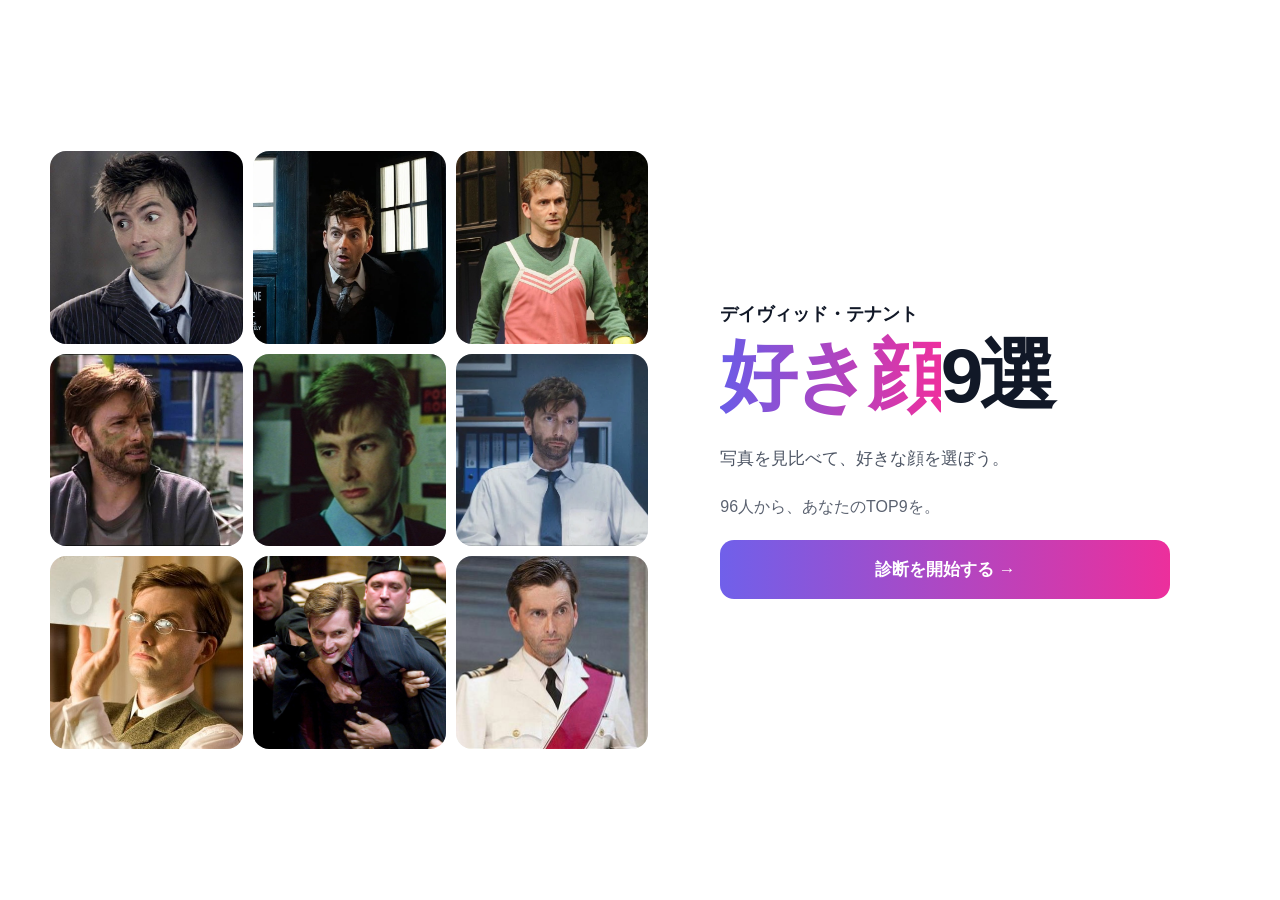
<file: index.html>
<!doctype html>
<html lang="ja">
<head>
  <meta charset="utf-8">
  <meta name="viewport" content="width=device-width, initial-scale=1">
  <meta http-equiv="Cache-Control" content="no-cache, no-store, must-revalidate">
  <meta http-equiv="Pragma" content="no-cache">
  <meta http-equiv="Expires" content="0">
  <title>デイヴィッド・テナント好き顔9選</title>
  <meta name="description" content="写真を見比べて、好きな顔を選ぼう。96人からデイヴィッド・テナントの好き顔9選を作れます。">
  <link rel="canonical" href="https://qnopod.github.io/david-tennant-character-sort/">
  <meta property="og:type" content="website">
  <meta property="og:site_name" content="デイヴィッド・テナント好き顔9選">
  <meta property="og:title" content="デイヴィッド・テナント好き顔9選">
  <meta property="og:description" content="写真を見比べて、好きな顔を選ぼう。96人からあなたの好き顔9選を作れます。">
  <meta property="og:url" content="https://qnopod.github.io/david-tennant-character-sort/">
  <meta property="og:image" content="https://qnopod.github.io/david-tennant-character-sort/og-image-v3.png">
  <meta property="og:image:secure_url" content="https://qnopod.github.io/david-tennant-character-sort/og-image-v3.png">
  <meta property="og:image:type" content="image/png">
  <meta property="og:image:width" content="1200">
  <meta property="og:image:height" content="630">
  <meta property="og:image:alt" content="デイヴィッド・テナント好き顔9選">

  <meta name="twitter:card" content="summary_large_image">
  <meta name="twitter:title" content="デイヴィッド・テナント好き顔9選">
  <meta name="twitter:description" content="写真を見比べて、好きな顔を選ぼう。96人からあなたの好き顔9選を作れます。">
  <meta name="twitter:image" content="https://qnopod.github.io/david-tennant-character-sort/og-image-v3.png">
  <meta name="twitter:image:alt" content="デイヴィッド・テナント好き顔9選">
  <link rel="stylesheet" href="style.css?v=20261008-1">
</head>
<body>
<main>
  <section id="home" class="screen active">
    <div class="home-wrap">
      <div id="hero-collage" class="hero-collage"></div>
      <div class="hero-copy">
        <p class="small-title">デイヴィッド・テナント</p>
        <h1><span>好き顔</span>9選</h1>
        <p class="description">写真を見比べて、好きな顔を選ぼう。</p>
        <p id="member-count" class="count"></p>
        <button id="start-btn" class="start-btn">診断を開始する →</button>
      </div>
    </div>
  </section>

  <section id="quiz" class="screen">
    <div class="quiz-wrap">
      <div class="progress-row">
        <div id="percent">0%</div>
        <div class="progress"><div id="bar"></div></div>
      </div>
      <h2>この中で、一番好きな顔は？</h2>
      <div id="choices" class="choices"></div>
    </div>
  </section>

  <section id="result" class="screen">
    <div class="result-wrap">
      <p class="small-title">RESULT</p>
      <h2>あなたの好き顔9選</h2>
      <div id="ranking" class="ranking"></div>

      <div class="share-panel">
        <button id="share-btn" class="share-btn">Xで画像付き共有</button>
        <button id="save-btn" class="secondary-btn">結果画像を保存</button>
        <p class="share-note">「Xで画像付き共有」は共有先でXを選ぶと画像付きで投稿できます。</p>
      </div>

      <div class="result-actions">
        <button id="restart-btn" class="secondary-btn">もう一度やる</button>
      </div>
    </div>
  </section>
</main>
<script src="app.js?v=20261008-dtshare1"></script>
</body>
</html>
</file>
<file: style.css>
*{box-sizing:border-box}
html,body{margin:0;padding:0}
body{
  font-family:-apple-system,BlinkMacSystemFont,"Segoe UI","Hiragino Kaku Gothic ProN","Yu Gothic",Meiryo,sans-serif;
  color:#111827;background:#fff;
}
button{font:inherit}
.screen{display:none}
.screen.active{display:block}

.home-wrap{
  width:min(1180px,calc(100% - 40px));
  min-height:100vh;margin:0 auto;
  display:grid;grid-template-columns:1.08fr .92fr;
  align-items:center;gap:72px;padding:38px 0;
}
.hero-collage{display:grid;grid-template-columns:repeat(3,1fr);gap:10px}
.hero-tile{
  width:100%;aspect-ratio:1;overflow:hidden;
  border-radius:16px;background:#f1f3f6;
}
.hero-tile img{
  width:100%;height:100%;display:block;
  object-fit:cover;object-position:center top;
}
.fallback{
  width:100%;height:100%;display:flex;align-items:center;justify-content:center;
  font-size:2rem;font-weight:800;color:#9aa1ad;background:#f1f3f6;
}
.small-title{font-size:1.15rem;font-weight:800;margin:0 0 12px}
.hero-copy h1{margin:0;font-size:clamp(3rem,6vw,5.7rem);line-height:.98;letter-spacing:-.055em}
.hero-copy h1 span{
  background:linear-gradient(90deg,#6a5ce7,#ee2f9e);
  -webkit-background-clip:text;background-clip:text;color:transparent
}
.description{margin:30px 0 22px;color:#4d5564;font-size:1.07rem;line-height:1.8}
.count{font-size:1rem;color:#5b6270;margin:0 0 22px}
.start-btn,.share-btn{
  border:0;border-radius:14px;padding:18px 24px;color:#fff;font-weight:800;
  font-size:1.05rem;cursor:pointer;background:linear-gradient(90deg,#7060ea,#ec2f9c)
}
.start-btn{width:min(450px,100%)}

.quiz-wrap{width:min(1120px,calc(100% - 32px));margin:0 auto;padding:38px 0 80px}
.progress-row{margin-bottom:24px}
#percent{text-align:right;font-weight:800;color:#3b4250;margin-bottom:10px}
.progress{height:10px;border-radius:99px;background:#edf0f4;overflow:hidden}
#bar{height:100%;width:0;background:linear-gradient(90deg,#7060ea,#ec2f9c);border-radius:99px}
.quiz-wrap h2{text-align:center;font-size:clamp(1.45rem,3vw,2rem);margin:22px 0 26px}

.choices{display:grid;grid-template-columns:repeat(4,1fr);gap:14px;align-items:start}
.choice{
  border:1px solid #dfe3e8;border-radius:14px;background:#f8f9fb;
  overflow:hidden;cursor:pointer;transition:.15s ease;min-width:0
}
.choice:hover{transform:translateY(-2px);box-shadow:0 6px 18px rgba(0,0,0,.07)}
.choice-media{
  width:100%;aspect-ratio:1;overflow:hidden;background:#eef0f3;
}
.choice-media img{
  width:100%;height:100%;display:block;
  object-fit:cover;object-position:center top;
}
.choice-media .fallback{aspect-ratio:1}
.choice-body{padding:13px 14px 15px}
.choice-name{font-size:1.05rem;font-weight:800;line-height:1.35}
.choice-work{margin-top:4px;font-size:.82rem;color:#646c79;min-height:1.2em}

.result-wrap{width:min(880px,calc(100% - 32px));margin:0 auto;padding:50px 0 80px;text-align:center}
.result-wrap h2{font-size:clamp(2rem,5vw,3.4rem);margin:0 0 28px}
.ranking{display:grid;grid-template-columns:repeat(3,1fr);gap:12px;text-align:left}
.rank{
  position:relative;border:1px solid #e1e4e8;border-radius:14px;
  overflow:hidden;background:#fafbfc;
}
.rank-badge{
  position:absolute;top:8px;left:8px;z-index:2;background:#fff;border:1px solid #d9dde3;
  min-width:34px;height:34px;padding:0 8px;border-radius:8px;
  display:flex;align-items:center;justify-content:center;font-weight:800
}
.rank-media{
  width:100%;aspect-ratio:1;overflow:hidden;background:#eef0f3;
}
.rank-media img{
  width:100%;height:100%;display:block;
  object-fit:cover;object-position:center top;
}
.rank-media .fallback{aspect-ratio:1}
.rank-body{padding:11px 12px 13px}
.rank-name{font-weight:800}
.rank-work{font-size:.78rem;color:#747b87;margin-top:3px}

.share-panel{
  margin:30px auto 0;padding:20px;border:1px solid #e2e5ea;
  border-radius:16px;background:#fafbfc;display:flex;flex-wrap:wrap;
  justify-content:center;gap:10px;align-items:center
}
.share-btn{padding:13px 22px}
.secondary-btn{
  border:1px solid #ccd1d8;background:#fff;border-radius:10px;
  padding:12px 18px;cursor:pointer
}
.share-note{width:100%;font-size:.78rem;color:#7a818c;margin:4px 0 0}
.result-actions{margin-top:18px}

@media(max-width:820px){
  .home-wrap{grid-template-columns:1fr;gap:34px;padding:22px 0 44px}
  .hero-copy{order:-1}
  .hero-copy h1{font-size:3.8rem}
  .hero-collage{gap:7px}
  .hero-tile{border-radius:10px}
  .choices{grid-template-columns:repeat(2,1fr);gap:10px}
  .choice-name{font-size:.95rem}
  .choice-work{font-size:.75rem}
}
@media(max-width:420px){
  .quiz-wrap{width:min(100% - 18px,1120px);padding-top:22px}
  .choices{gap:8px}
  .choice-body{padding:10px}
  .choice-name{font-size:.84rem}
  .choice-work{font-size:.68rem}
  .ranking{gap:7px}
  .rank-name{font-size:.78rem}
  .rank-work{font-size:.64rem}
}


/* 結果順位：4・5・6 / 2・1・3 / 7・8・9 の表彰台風配置 */
.ranking .rank-badge{
  top:10px;
  left:10px;
  min-width:auto;
  height:auto;
  padding:5px 10px;
  border:0;
  border-radius:999px;
  background:#fff;
  box-shadow:0 1px 4px rgba(0,0,0,.08);
  color:#111827;
  font-size:.82rem;
  line-height:1;
}
.ranking .rank-1 .rank-badge{
  color:#fff;
  background:linear-gradient(90deg,#8b5cf6,#ec4899);
}
.ranking .rank-2 .rank-badge{
  color:#fff;
  background:#5f82d9;
}
.ranking .rank-body{
  text-align:center;
}
.ranking .rank-name{
  font-weight:800;
}


/* 4人組を作れない端数が2〜3人なら、その人数で比較する */
.choices[data-count="2"]{
  grid-template-columns:repeat(2,minmax(0,280px));
  justify-content:center;
}
.choices[data-count="3"]{
  grid-template-columns:repeat(3,minmax(0,1fr));
  max-width:850px;
  margin-left:auto;
  margin-right:auto;
}
@media(max-width:820px){
  .choices[data-count="2"]{
    grid-template-columns:repeat(2,1fr);
    max-width:none;
  }
  .choices[data-count="3"]{
    grid-template-columns:repeat(2,1fr);
    max-width:none;
  }
}
</file>
